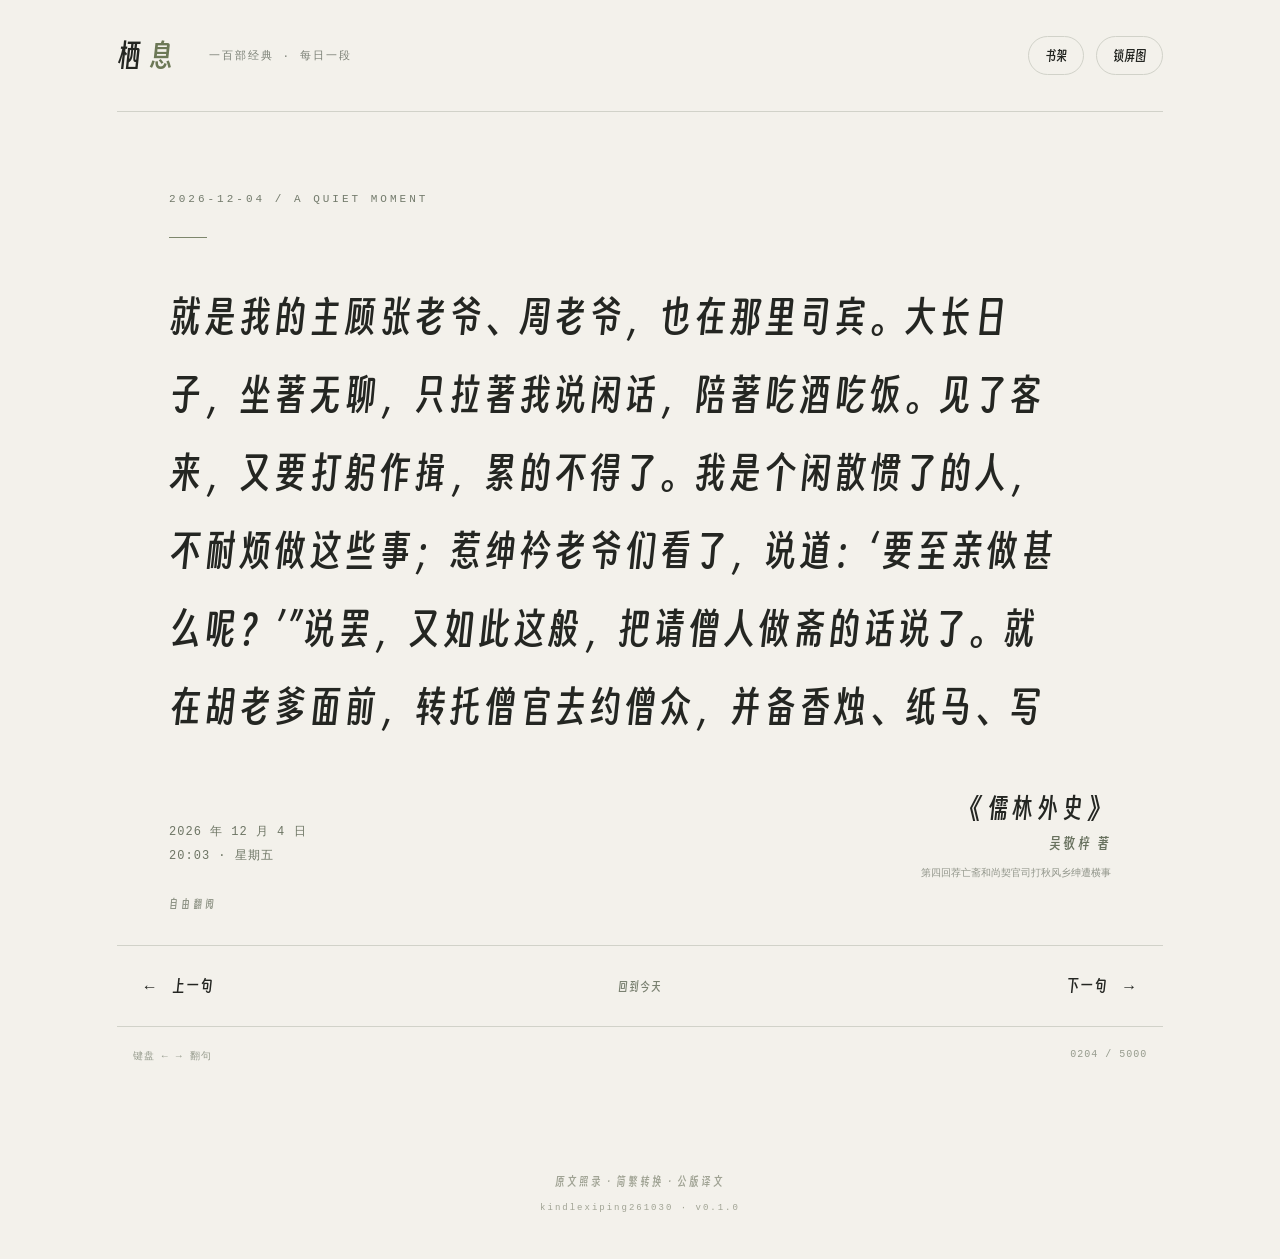
<file: web/index.html>
<!doctype html>
<html lang="zh-CN"><head><meta charset="utf-8"><meta name="viewport" content="width=device-width,initial-scale=1"><meta name="theme-color" content="#f3f1eb"><meta name="description" content="百部经典，每日一段。Kindle 锁屏与离线阅读器。"><title>栖息 · 每日名著</title><link rel="stylesheet" href="style.css"></head>
<body>
<header><a class="wordmark" href="./" aria-label="返回今天">栖<span>息</span></a><span class="edition">一百部经典 · 每日一段</span><div class="header-actions"><button id="library" aria-label="打开书架">书架</button><button id="export" aria-label="下载今日锁屏">锁屏图</button></div></header>
<main>
<section class="reader" id="reader" aria-live="polite"><div class="eyebrow" id="date-top"></div><div class="rule"></div><blockquote id="quote"></blockquote><div class="attribution"><h1 id="book"></h1><p id="author"></p><span id="chapter"></span></div><div class="clock" id="clock"></div><div class="day-mark" id="day-mark">今日摘抄</div></section>
<nav class="navigation" aria-label="摘抄切换"><button id="previous"><span>←</span> 上一句</button><button id="today" class="today">回到今天</button><button id="next">下一句 <span>→</span></button></nav>
<div class="hints"><span>键盘 ← → 翻句</span><span id="counter"></span></div>
</main>
<dialog id="books"><div class="library-heading"><div><span class="eyebrow">THE LIBRARY</span><h2>一百部，慢慢读</h2></div><button id="close-library" aria-label="关闭书架">×</button></div><label class="search"><span>寻找一本书或作者</span><input id="search" type="search" placeholder="输入书名 / 作者" autocomplete="off"></label><div id="book-list"></div></dialog>
<footer>原文照录 · 简繁转换 · 公版译文<br><span>kindlexiping261030 · v0.1.0</span></footer>
<script src="../content/books.js"></script><script src="app.js"></script>
</body></html>
</file>
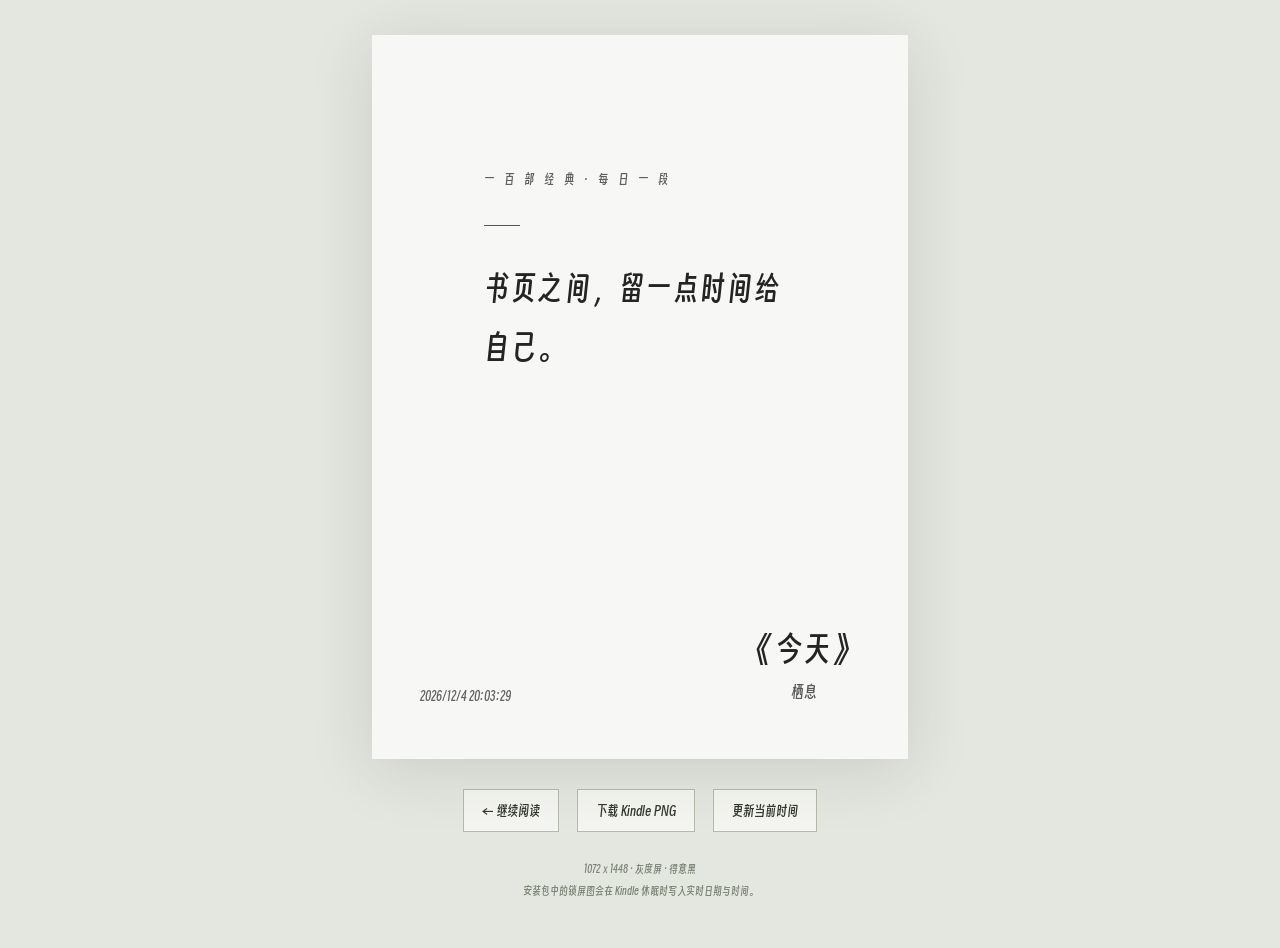
<file: web/poster.html>
<!doctype html><html lang="zh-CN"><head><meta charset="utf-8"><meta name="viewport" content="width=device-width,initial-scale=1"><title>锁屏预览 · 栖息</title><link rel="stylesheet" href="poster.css"></head><body><main><div id="screen"><div class="edition">一 百 部 经 典 · 每 日 一 段</div><div class="line"></div><blockquote id="quote"></blockquote><div id="date"></div><div id="attribution"><h1 id="book"></h1><p id="author"></p></div></div><nav><a href="./">← 继续阅读</a><button id="download">下载 Kindle PNG</button><button id="refresh">更新当前时间</button></nav><p>1072 × 1448 · 灰度屏 · 得意黑<br>安装包中的锁屏图会在 Kindle 休眠时写入实时日期与时间。</p></main><script src="poster.js"></script></body></html>
</file>
<file: web/style.css>
@font-face{font-family:Smiley;src:url('../assets/fonts/SmileySans-Oblique.ttf') format('truetype');font-display:swap}*{box-sizing:border-box}html{background:#f3f1eb;color:#242622;font-family:Smiley,'PingFang SC',sans-serif}body{max-width:1200px;margin:auto;padding:0 6vw}header{height:112px;display:flex;align-items:center;border-bottom:1px solid #d1d2c9;gap:28px}.wordmark{font-size:30px;letter-spacing:8px;color:inherit;text-decoration:none}.wordmark span{color:#6c7856}.edition{font-family:ui-monospace,monospace;font-size:11px;letter-spacing:2px;color:#7b8076}.header-actions{margin-left:auto;display:flex;gap:12px}button,input{font:inherit}button{color:inherit;background:none;border:0;cursor:pointer}button:focus-visible,a:focus-visible,input:focus-visible{outline:2px solid #6c7856;outline-offset:6px}.header-actions button{font-size:14px;padding:10px 16px;border:1px solid #d1d2c9;border-radius:30px}.header-actions button:hover{background:#e6e8df}.reader{position:relative;min-height:650px;padding:66px 5% 190px}.eyebrow{font-family:ui-monospace,monospace;font-size:11px;letter-spacing:3px;color:#737b6c;text-transform:uppercase}.rule{height:1px;width:38px;background:#7d876c;margin:32px 0 40px}blockquote{font-size:clamp(24px,3.25vw,40px);line-height:1.95;letter-spacing:.075em;margin:0;max-width:890px;overflow-wrap:anywhere;text-wrap:pretty}.attribution{position:absolute;right:5%;bottom:65px;text-align:right}.attribution h1{font-weight:400;font-size:26px;letter-spacing:.14em;margin:0 0 10px}.attribution p{font-size:15px;letter-spacing:.14em;margin:0;color:#68715e}.attribution span{font-family:ui-monospace,monospace;font-size:10px;color:#91958a;display:block;margin-top:14px}.clock{position:absolute;bottom:77px;left:5%;font-family:ui-monospace,monospace;font-size:12px;letter-spacing:1px;color:#6d7564;white-space:pre-line;line-height:2}.day-mark{position:absolute;bottom:34px;left:5%;font-size:11px;color:#8f9486;letter-spacing:3px}.navigation{display:flex;align-items:center;justify-content:space-between;border-top:1px solid #d1d2c9;border-bottom:1px solid #d1d2c9;padding:10px 0}.navigation button{padding:20px 16px;font-size:16px;letter-spacing:1px}.navigation button span{font-family:Arial,sans-serif;margin:0 9px}.navigation button:hover{color:#718055}.navigation .today{font-size:12px;color:#7a8171}.hints{display:flex;justify-content:space-between;padding:22px 16px;font-family:ui-monospace,monospace;font-size:10px;color:#969b8d;letter-spacing:1px}footer{margin:85px 0 40px;text-align:center;font-size:12px;line-height:2;color:#a0a394;letter-spacing:2px}footer span{font-family:ui-monospace,monospace;font-size:9px}dialog{background:#f3f1eb;color:inherit;border:0;padding:45px;max-width:850px;width:90%;max-height:85vh;border-radius:2px;box-shadow:0 20px 100px #1a231a33}dialog::backdrop{background:#20281da8;backdrop-filter:blur(5px)}.library-heading{display:flex;justify-content:space-between;align-items:center}.library-heading h2{font-size:30px;font-weight:400;letter-spacing:2px;margin:14px 0 30px}.library-heading>button{font-size:32px;font-family:Arial,sans-serif;font-weight:200;align-self:flex-start}.search{display:block;margin-bottom:24px}.search span{display:block;font-size:11px;color:#828879;margin-bottom:12px;letter-spacing:2px}.search input{border:0;border-bottom:1px solid #c9cdc0;background:none;padding:14px 0;width:100%;font-size:20px;color:inherit;border-radius:0}.search input::placeholder{color:#a5a999}.book-item{display:flex;align-items:baseline;gap:16px;padding:18px 8px;border-bottom:1px solid #dbddd4;cursor:pointer}.book-item:hover{background:#e8eae2}.book-item .index{font-family:ui-monospace,monospace;color:#929a83;font-size:10px}.book-item .book-title{font-size:21px;letter-spacing:1px}.book-item .book-author{margin-left:auto;font-size:12px;color:#858c7a;text-align:right}.book-item small{display:block;font-size:10px;color:#9b9f92;margin-top:7px}.no-results{padding:50px 0;text-align:center;color:#818775}@media(min-width:900px){.reader{min-height:calc(100vh - 280px);max-height:940px;padding-top:9vh}blockquote{max-height:53vh;overflow:auto;scrollbar-width:none}}@media(max-width:600px){body{padding:0 24px}header{height:85px;gap:14px}.wordmark{font-size:25px}.edition{display:none}.header-actions{gap:6px}.header-actions button{font-size:12px;padding:8px 11px}.reader{padding:48px 0 215px;min-height:660px}.rule{margin:25px 0 28px}blockquote{font-size:25px;line-height:1.95;letter-spacing:.04em}.attribution{right:0;bottom:100px}.attribution h1{font-size:24px}.attribution p{font-size:14px}.clock{left:0;bottom:110px;font-size:10px}.day-mark{left:0;bottom:68px}.navigation button{font-size:14px;padding:18px 0}.navigation .today{font-size:11px}.hints{padding:20px 0;font-size:9px}dialog{padding:28px 22px}.book-item{gap:10px}.book-item .book-title{font-size:17px}.book-item .book-author{font-size:11px;max-width:38%}footer{margin-top:65px}}@media(prefers-reduced-motion:no-preference){blockquote{animation:appear .35s ease}@keyframes appear{from{opacity:.25;transform:translateY(5px)}to{opacity:1;transform:translateY(0)}}}
</file>
<file: web/poster.css>
@font-face{font-family:Smiley;src:url('../assets/fonts/SmileySans-Oblique.ttf')}*{box-sizing:border-box}body{margin:0;background:#e4e6e0;font-family:Smiley,sans-serif;color:#242424}main{padding:35px 20px;display:flex;align-items:center;flex-direction:column}#screen{width:min(536px,90vw);aspect-ratio:1072/1448;background:#f7f7f5;position:relative;padding:11% 9%;box-shadow:0 10px 60px #23301d22;overflow:hidden}.edition{font-size:clamp(8px,1.65vw,13px);letter-spacing:4px;color:#606060}.line{width:36px;height:1px;background:#555;margin:12% 0 11%}blockquote{font-size:clamp(17px,3.8vw,31px);line-height:1.9;letter-spacing:2px;margin:0;overflow-wrap:anywhere}#date{position:absolute;left:9%;bottom:7%;font-size:clamp(8px,1.6vw,13px);color:#626262;line-height:1.8}#attribution{position:absolute;right:9%;bottom:7%;text-align:right}h1{font-weight:400;font-size:clamp(18px,4vw,32px);margin:0 0 8px;letter-spacing:2px}#attribution p{font-size:clamp(10px,2vw,16px);margin:0;color:#595959}nav{display:flex;gap:18px;margin:30px 0 15px;align-items:center;flex-wrap:wrap;justify-content:center}button,a{border:1px solid #b4baac;background:#f4f5f0;padding:12px 18px;color:#343a30;text-decoration:none;font:inherit;font-size:14px;cursor:pointer}p{text-align:center;color:#7d8575;font-size:11px;line-height:2}@media print{body{background:white}nav,p{display:none}#screen{box-shadow:none;width:100vw;height:100vh}main{padding:0}}
</file>
